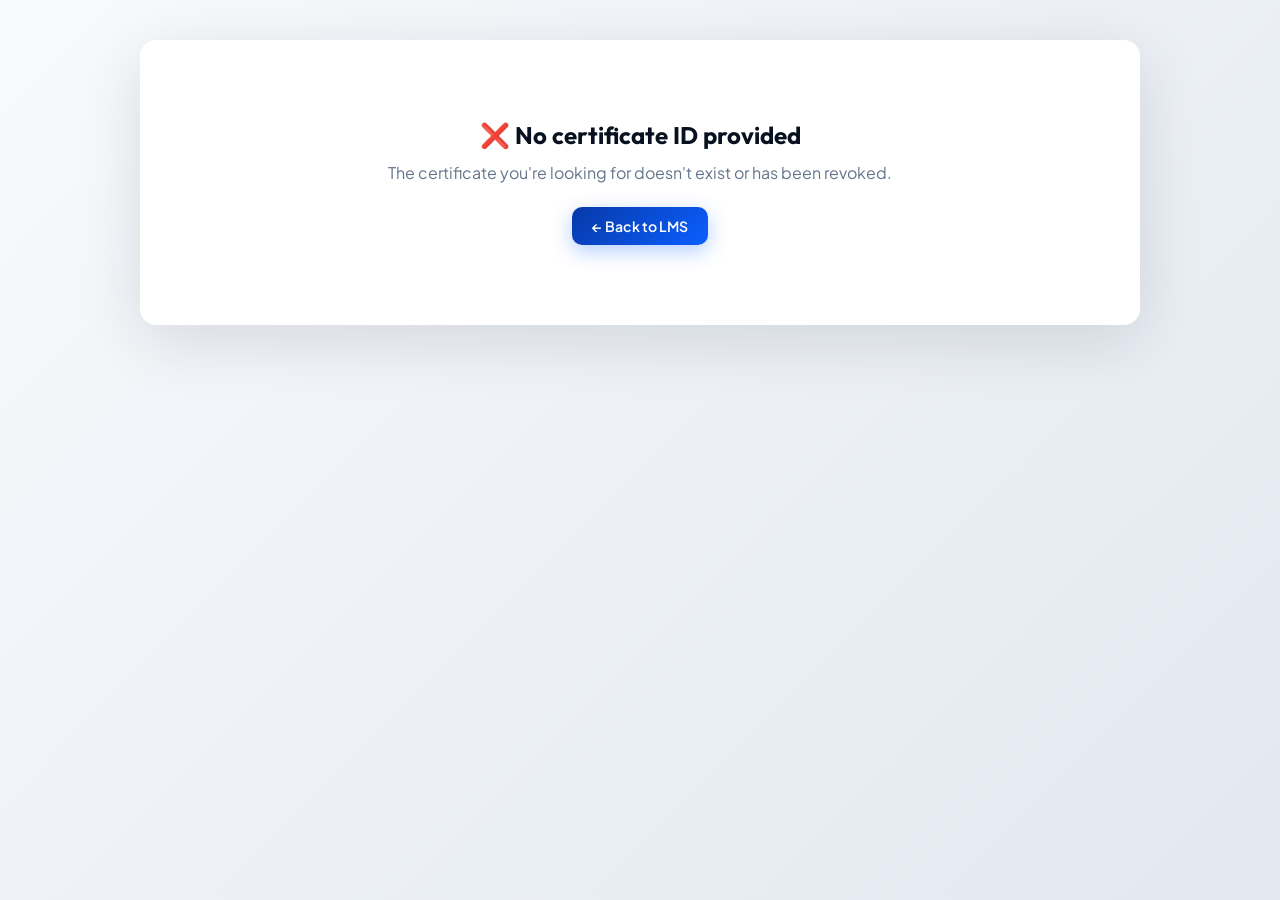
<file: certificate.html>
<!DOCTYPE html>
<html lang="en">
<head>
  <meta charset="UTF-8"/>
  <meta name="viewport" content="width=device-width, initial-scale=1.0"/>
  <title>Certificate — Athrexai</title>
  <link rel="preconnect" href="https://fonts.googleapis.com"/>
  <link rel="preconnect" href="https://fonts.gstatic.com" crossorigin/>
  <link href="https://fonts.googleapis.com/css2?family=Outfit:wght@400;500;600;700;800;900&family=Plus+Jakarta+Sans:wght@400;500;600;700;800&family=Playfair+Display:wght@400;500;600;700&display=swap" rel="stylesheet"/>
  <style>
    :root {
      --primary: #0b5fff;
      --primary-dark: #0739a8;
      --gold: #d4af37;
      --gold-light: #f4d03f;
      --ink: #07111f;
      --muted: #64748b;
    }

    * { box-sizing: border-box; margin: 0; padding: 0; }

    body {
      font-family: 'Plus Jakarta Sans', sans-serif;
      background: linear-gradient(135deg, #f8fafc 0%, #e2e8f0 100%);
      min-height: 100vh;
      padding: 40px 20px;
    }

    .cert-container {
      max-width: 1000px;
      margin: 0 auto;
    }

    .cert-actions-bar {
      display: flex;
      justify-content: space-between;
      align-items: center;
      margin-bottom: 24px;
      padding: 16px 24px;
      background: #fff;
      border-radius: 12px;
      box-shadow: 0 2px 12px rgba(7, 17, 31, 0.08);
    }

    .cert-actions-bar h1 {
      font-family: 'Outfit', sans-serif;
      font-size: 1.2rem;
      font-weight: 700;
      color: var(--ink);
    }

    .cert-actions-bar .actions {
      display: flex;
      gap: 12px;
    }

    .btn {
      padding: 10px 20px;
      border-radius: 10px;
      font-size: 0.88rem;
      font-weight: 600;
      cursor: pointer;
      font-family: inherit;
      transition: all 0.2s;
      text-decoration: none;
      display: inline-flex;
      align-items: center;
      gap: 8px;
    }

    .btn-primary {
      background: linear-gradient(135deg, var(--primary-dark), var(--primary));
      color: #fff;
      border: none;
      box-shadow: 0 6px 20px rgba(11, 95, 255, 0.3);
    }

    .btn-primary:hover {
      transform: translateY(-2px);
      box-shadow: 0 8px 26px rgba(11, 95, 255, 0.4);
    }

    .btn-secondary {
      background: #fff;
      color: var(--ink);
      border: 1px solid #e2e8f0;
    }

    .btn-secondary:hover {
      background: #f8fafc;
      border-color: #cbd5e1;
    }

    /* Certificate Design */
    .certificate {
      background: #fff;
      border-radius: 16px;
      box-shadow: 0 16px 64px rgba(7, 17, 31, 0.12);
      overflow: hidden;
      position: relative;
    }

    .cert-border {
      padding: 60px 80px;
      border: 3px solid var(--gold);
      margin: 20px;
      position: relative;
    }

    .cert-border::before {
      content: '';
      position: absolute;
      inset: 8px;
      border: 1px solid var(--gold-light);
      border-radius: 4px;
      pointer-events: none;
    }

    .cert-header {
      text-align: center;
      margin-bottom: 40px;
    }

    .cert-logo {
      font-family: 'Outfit', sans-serif;
      font-size: 1.8rem;
      font-weight: 800;
      color: var(--ink);
      margin-bottom: 24px;
    }

    .cert-logo span {
      color: var(--primary);
    }

    .cert-title {
      font-family: 'Playfair Display', serif;
      font-size: 3rem;
      font-weight: 700;
      color: var(--gold);
      text-transform: uppercase;
      letter-spacing: 8px;
      margin-bottom: 8px;
    }

    .cert-subtitle {
      font-size: 0.9rem;
      color: var(--muted);
      letter-spacing: 2px;
      text-transform: uppercase;
    }

    .cert-body {
      text-align: center;
      padding: 20px 0;
    }

    .cert-body p {
      font-size: 1.1rem;
      color: var(--muted);
      margin-bottom: 16px;
      line-height: 1.8;
    }

    .cert-recipient {
      font-family: 'Playfair Display', serif;
      font-size: 2.4rem;
      font-weight: 600;
      color: var(--ink);
      margin: 24px 0;
      padding-bottom: 12px;
      border-bottom: 2px solid var(--gold-light);
      display: inline-block;
    }

    .cert-course-name {
      font-family: 'Outfit', sans-serif;
      font-size: 1.5rem;
      font-weight: 700;
      color: var(--primary-dark);
      margin: 20px 0;
    }

    .cert-footer {
      display: flex;
      justify-content: space-between;
      align-items: flex-end;
      margin-top: 60px;
      padding-top: 40px;
    }

    .cert-signature {
      text-align: center;
      flex: 1;
    }

    .cert-signature-line {
      width: 180px;
      height: 1px;
      background: var(--ink);
      margin: 0 auto 8px;
    }

    .cert-signature-name {
      font-family: 'Outfit', sans-serif;
      font-weight: 700;
      font-size: 0.95rem;
      color: var(--ink);
      margin-bottom: 4px;
    }

    .cert-signature-title {
      font-size: 0.78rem;
      color: var(--muted);
    }

    .cert-seal {
      width: 100px;
      height: 100px;
      background: linear-gradient(135deg, var(--gold), var(--gold-light));
      border-radius: 50%;
      display: flex;
      align-items: center;
      justify-content: center;
      font-size: 2.5rem;
      box-shadow: 0 8px 32px rgba(212, 175, 55, 0.4);
    }

    .cert-meta {
      display: flex;
      justify-content: space-between;
      padding: 20px 40px;
      background: linear-gradient(135deg, rgba(11, 95, 255, 0.05), rgba(124, 58, 237, 0.05));
      border-top: 1px solid #e2e8f0;
    }

    .cert-meta-item {
      text-align: center;
    }

    .cert-meta-label {
      font-size: 0.72rem;
      font-weight: 700;
      text-transform: uppercase;
      letter-spacing: 1px;
      color: var(--muted);
      margin-bottom: 4px;
    }

    .cert-meta-value {
      font-size: 0.95rem;
      font-weight: 700;
      color: var(--ink);
      font-family: 'Fira Code', monospace;
    }

    /* Verify Section */
    .verify-section {
      margin-top: 24px;
      padding: 24px;
      background: #fff;
      border-radius: 12px;
      box-shadow: 0 2px 12px rgba(7, 17, 31, 0.08);
      text-align: center;
    }

    .verify-section h3 {
      font-family: 'Outfit', sans-serif;
      font-size: 1rem;
      font-weight: 700;
      color: var(--ink);
      margin-bottom: 8px;
    }

    .verify-section p {
      font-size: 0.88rem;
      color: var(--muted);
    }

    .verify-link {
      color: var(--primary);
      font-weight: 600;
      text-decoration: none;
    }

    .verify-link:hover {
      text-decoration: underline;
    }

    /* Error State */
    .error-state {
      text-align: center;
      padding: 80px 40px;
    }

    .error-state h2 {
      font-family: 'Outfit', sans-serif;
      font-size: 1.5rem;
      color: var(--ink);
      margin-bottom: 12px;
    }

    .error-state p {
      color: var(--muted);
      margin-bottom: 24px;
    }

    /* Print Styles */
    @media print {
      body {
        background: #fff;
        padding: 0;
      }

      .cert-actions-bar, .verify-section {
        display: none;
      }

      .certificate {
        box-shadow: none;
        border-radius: 0;
      }

      .cert-border {
        margin: 0;
        border-width: 2px;
      }
    }

    /* Responsive */
    @media (max-width: 768px) {
      .cert-border {
        padding: 40px 30px;
        margin: 12px;
      }

      .cert-title {
        font-size: 2rem;
        letter-spacing: 4px;
      }

      .cert-recipient {
        font-size: 1.8rem;
      }

      .cert-course-name {
        font-size: 1.2rem;
      }

      .cert-footer {
        flex-direction: column;
        gap: 32px;
      }

      .cert-actions-bar {
        flex-direction: column;
        gap: 16px;
        text-align: center;
      }
    }
  </style>
</head>
<body>
  <div class="cert-container">
    <div class="cert-actions-bar" id="actionsBar" style="display: none;">
      <h1>📜 Certificate of Completion</h1>
      <div class="actions">
        <button class="btn btn-secondary" onclick="printCertificate()">🖨️ Print</button>
        <button class="btn btn-primary" onclick="downloadPDF()">⬇️ Download PDF</button>
        <a href="lms.html" class="btn btn-secondary">← Back to LMS</a>
      </div>
    </div>

    <div id="certificateContent">
      <!-- Loaded dynamically -->
    </div>

    <div class="verify-section" id="verifySection" style="display: none;">
      <h3>🔗 Verify This Certificate</h3>
      <p>
        Anyone can verify this certificate at:<br/>
        <a class="verify-link" id="verifyUrl" href="#" target="_blank"></a>
      </p>
    </div>
  </div>

  <script>
    const params = new URLSearchParams(window.location.search);
    const certId = params.get('id');

    async function loadCertificate() {
      if (!certId) {
        showError('No certificate ID provided');
        return;
      }

      try {
        const res = await fetch(`/api/certificates/${certId}`);
        if (!res.ok) {
          showError('Certificate not found');
          return;
        }

        const cert = await res.json();
        renderCertificate(cert);
      } catch (e) {
        console.error('Error loading certificate:', e);
        showError('Failed to load certificate');
      }
    }

    function renderCertificate(cert) {
      document.getElementById('actionsBar').style.display = 'flex';
      document.getElementById('verifySection').style.display = 'block';
      document.getElementById('verifyUrl').href = `${window.location.origin}/certificate.html?id=${cert.certificate_id}`;
      document.getElementById('verifyUrl').textContent = `${window.location.origin}/certificate.html?id=${cert.certificate_id}`;

      document.getElementById('certificateContent').innerHTML = `
        <div class="certificate" id="certPaper">
          <div class="cert-border">
            <div class="cert-header">
              <div class="cert-logo">Athrex<span>ai</span></div>
              <div class="cert-title">Certificate</div>
              <div class="cert-subtitle">of Completion</div>
            </div>

            <div class="cert-body">
              <p>This is to certify that</p>
              <div class="cert-recipient">${cert.user_name}</div>
              <p>has successfully completed the course</p>
              <div class="cert-course-name">${cert.course_name}</div>
              <p>demonstrating proficiency and commitment to excellence in their learning journey.</p>
            </div>

            <div class="cert-footer">
              <div class="cert-signature">
                <div class="cert-signature-line"></div>
                <div class="cert-signature-name">${cert.instructor || 'Athrexai Team'}</div>
                <div class="cert-signature-title">Course Instructor</div>
              </div>

              <div class="cert-seal">🏆</div>

              <div class="cert-signature">
                <div class="cert-signature-line"></div>
                <div class="cert-signature-name">Dr. Arjun Nair</div>
                <div class="cert-signature-title">Director, Athrexai</div>
              </div>
            </div>
          </div>

          <div class="cert-meta">
            <div class="cert-meta-item">
              <div class="cert-meta-label">Certificate ID</div>
              <div class="cert-meta-value">${cert.certificate_id}</div>
            </div>
            <div class="cert-meta-item">
              <div class="cert-meta-label">Issue Date</div>
              <div class="cert-meta-value">${cert.issued_at}</div>
            </div>
            <div class="cert-meta-item">
              <div class="cert-meta-label">Valid</div>
              <div class="cert-meta-value" style="color: #10b981;">✓ Verified</div>
            </div>
          </div>
        </div>
      `;
    }

    function showError(message) {
      document.getElementById('certificateContent').innerHTML = `
        <div class="certificate">
          <div class="error-state">
            <h2>❌ ${message}</h2>
            <p>The certificate you're looking for doesn't exist or has been revoked.</p>
            <a href="lms.html" class="btn btn-primary">← Back to LMS</a>
          </div>
        </div>
      `;
    }

    function printCertificate() {
      window.print();
    }

    function downloadPDF() {
      // Use browser print to PDF
      window.print();
    }

    // Load on page ready
    loadCertificate();
  </script>
</body>
</html>
</file>
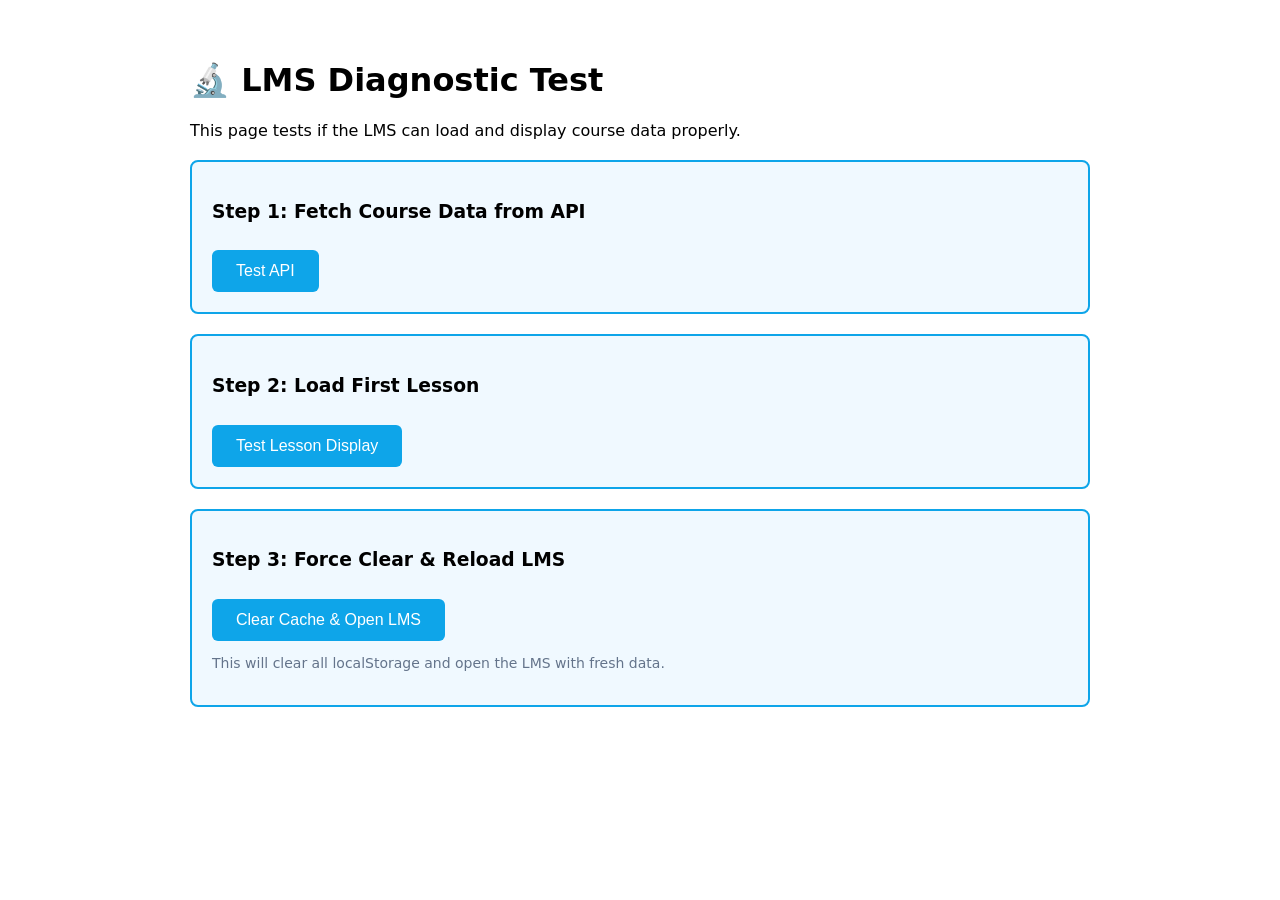
<file: lms-test.html>
<!DOCTYPE html>
<html>
<head>
    <title>LMS Diagnostic Test</title>
    <style>
        body { font-family: system-ui; padding: 40px; max-width: 900px; margin: 0 auto; }
        .test { background: #f0f9ff; border: 2px solid #0ea5e9; padding: 20px; margin: 20px 0; border-radius: 8px; }
        .success { background: #dcfce7; border-color: #10b981; }
        .error { background: #fee2e2; border-color: #ef4444; }
        pre { background: #1e293b; color: #e2e8f0; padding: 15px; border-radius: 6px; overflow-x: auto; }
        button { background: #0ea5e9; color: white; border: none; padding: 12px 24px; border-radius: 6px; cursor: pointer; font-size: 16px; margin: 10px 5px 0 0; }
        button:hover { background: #0284c7; }
    </style>
</head>
<body>
    <h1>🔬 LMS Diagnostic Test</h1>
    <p>This page tests if the LMS can load and display course data properly.</p>
    
    <div class="test">
        <h3>Step 1: Fetch Course Data from API</h3>
        <button onclick="testAPI()">Test API</button>
        <div id="api-result"></div>
    </div>
    
    <div class="test">
        <h3>Step 2: Load First Lesson</h3>
        <button onclick="testLesson()">Test Lesson Display</button>
        <div id="lesson-result"></div>
    </div>
    
    <div class="test">
        <h3>Step 3: Force Clear & Reload LMS</h3>
        <button onclick="clearAndReload()">Clear Cache & Open LMS</button>
        <p style="color: #64748b; font-size: 14px;">This will clear all localStorage and open the LMS with fresh data.</p>
    </div>

    <script>
        async function testAPI() {
            const result = document.getElementById('api-result');
            result.innerHTML = '<p>⏳ Fetching from API...</p>';
            
            try {
                const res = await fetch('http://127.0.0.1:5001/api/lms');
                if (!res.ok) {
                    throw new Error(`HTTP ${res.status}: ${res.statusText}`);
                }
                
                const data = await res.json();
                const course = data['2'];
                
                if (!course) {
                    result.innerHTML = '<p class="error">❌ Course ID "2" not found in API response</p>';
                    return;
                }
                
                const topic = course.topics[0];
                const lesson = topic.lessons[0];
                
                result.innerHTML = `
                    <p style="color: #10b981; font-weight: bold;">✅ API Working!</p>
                    <pre>${JSON.stringify({
                        courseName: course.name,
                        topics: course.topics.length,
                        firstTopic: topic.title,
                        firstLesson: lesson.title,
                        hasContent: !!lesson.content,
                        contentLength: lesson.content?.length || 0,
                        hasVideo: !!lesson.video,
                        videoId: lesson.video
                    }, null, 2)}</pre>
                `;
            } catch (err) {
                result.innerHTML = `<p class="error">❌ Error: ${err.message}</p>`;
            }
        }
        
        async function testLesson() {
            const result = document.getElementById('lesson-result');
            result.innerHTML = '<p>⏳ Loading lesson data...</p>';
            
            try {
                const res = await fetch('http://127.0.0.1:5001/api/lms');
                const data = await res.json();
                const course = data['2'];
                const lesson = course.topics[0].lessons[0];
                
                result.innerHTML = `
                    <p style="color: #10b981; font-weight: bold;">✅ Lesson Data Loaded!</p>
                    <h4 style="margin-top: 20px;">${lesson.title}</h4>
                    <div style="background: white; padding: 20px; border-radius: 6px; margin-top: 15px;">
                        ${lesson.content}
                    </div>
                    ${lesson.video ? `
                        <div style="margin-top: 20px;">
                            <h4>📹 Video Player</h4>
                            <iframe width="560" height="315" 
                                src="https://www.youtube.com/embed/${lesson.video}" 
                                frameborder="0" 
                                allow="accelerometer; autoplay; clipboard-write; encrypted-media; gyroscope; picture-in-picture" 
                                allowfullscreen>
                            </iframe>
                        </div>
                    ` : ''}
                `;
            } catch (err) {
                result.innerHTML = `<p class="error">❌ Error: ${err.message}</p>`;
            }
        }
        
        function clearAndReload() {
            if (confirm('This will clear all LMS data from localStorage and open a fresh LMS page. Continue?')) {
                localStorage.clear();
                sessionStorage.clear();
                window.open('http://127.0.0.1:8000/lms.html?course=Generative%20AI%20with%20Agents&cid=2&user=Test&t=' + Date.now(), '_blank');
            }
        }
    </script>
</body>
</html>
</file>
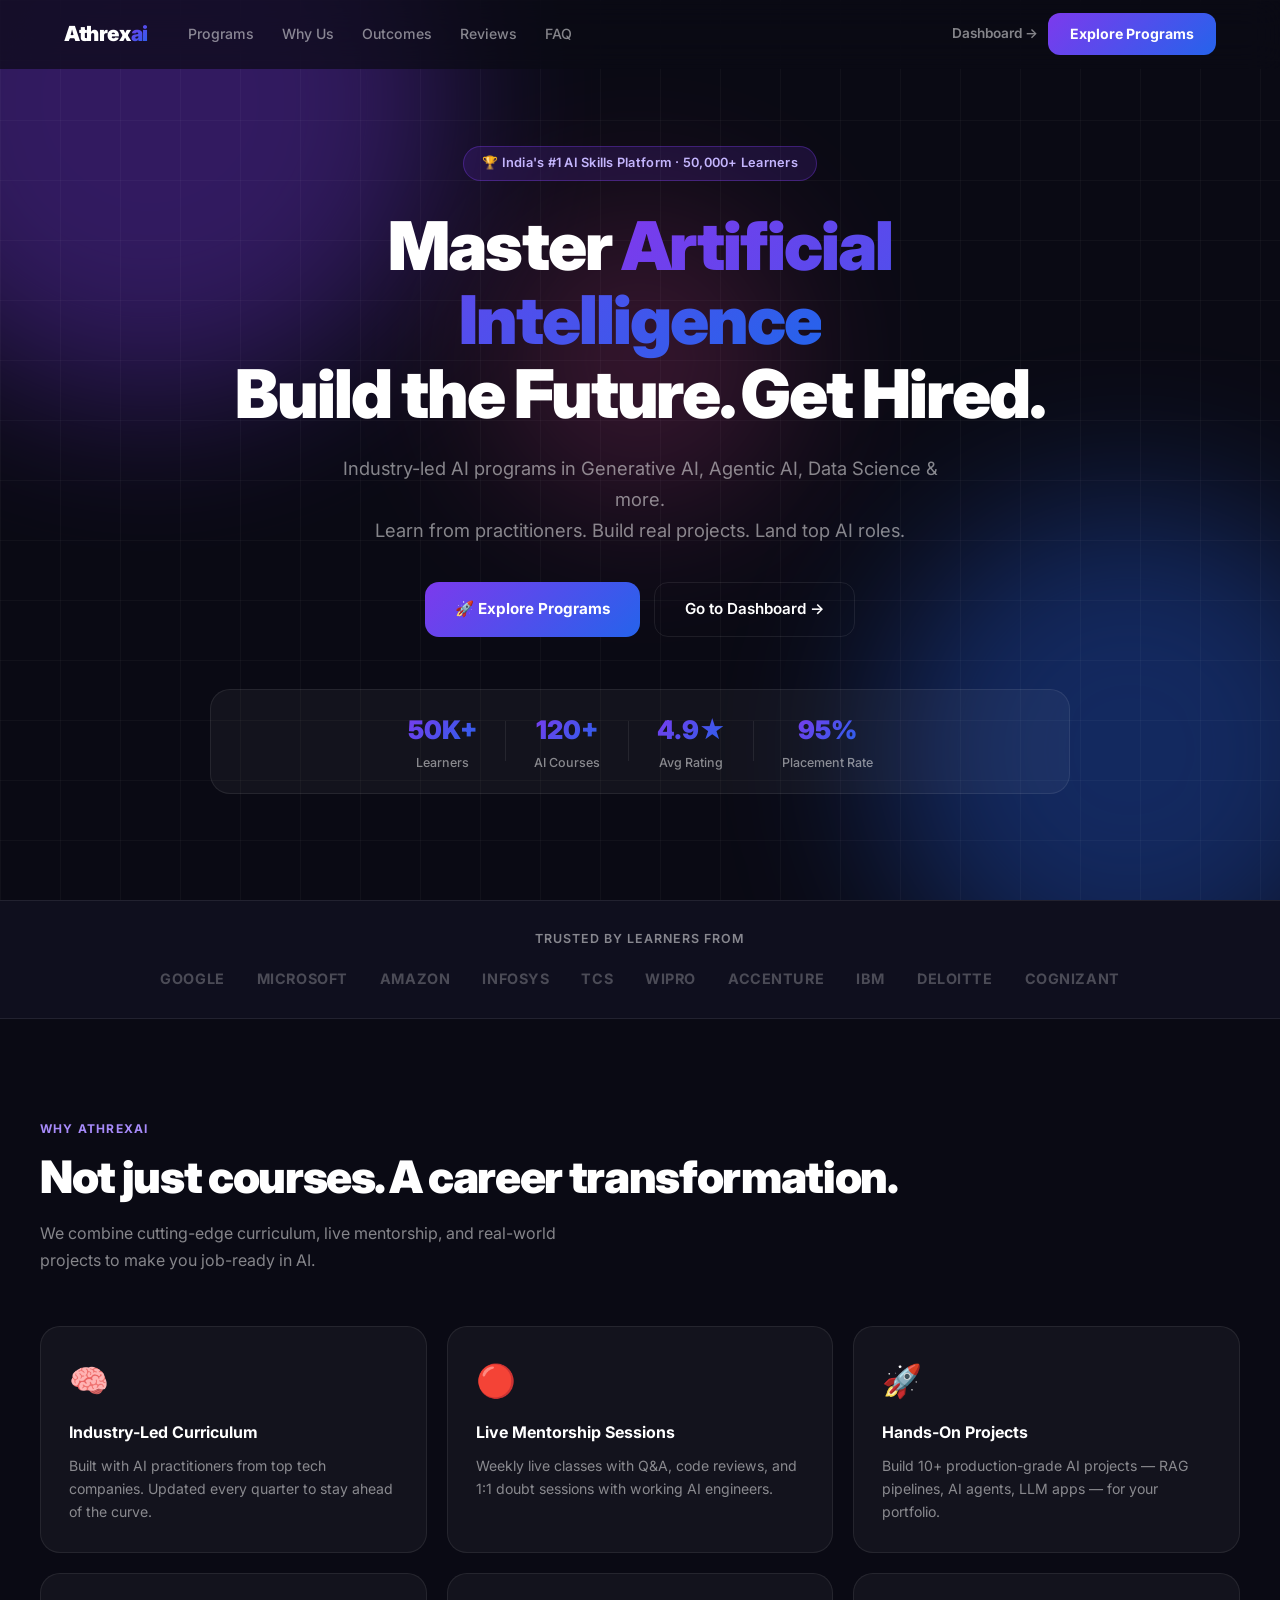
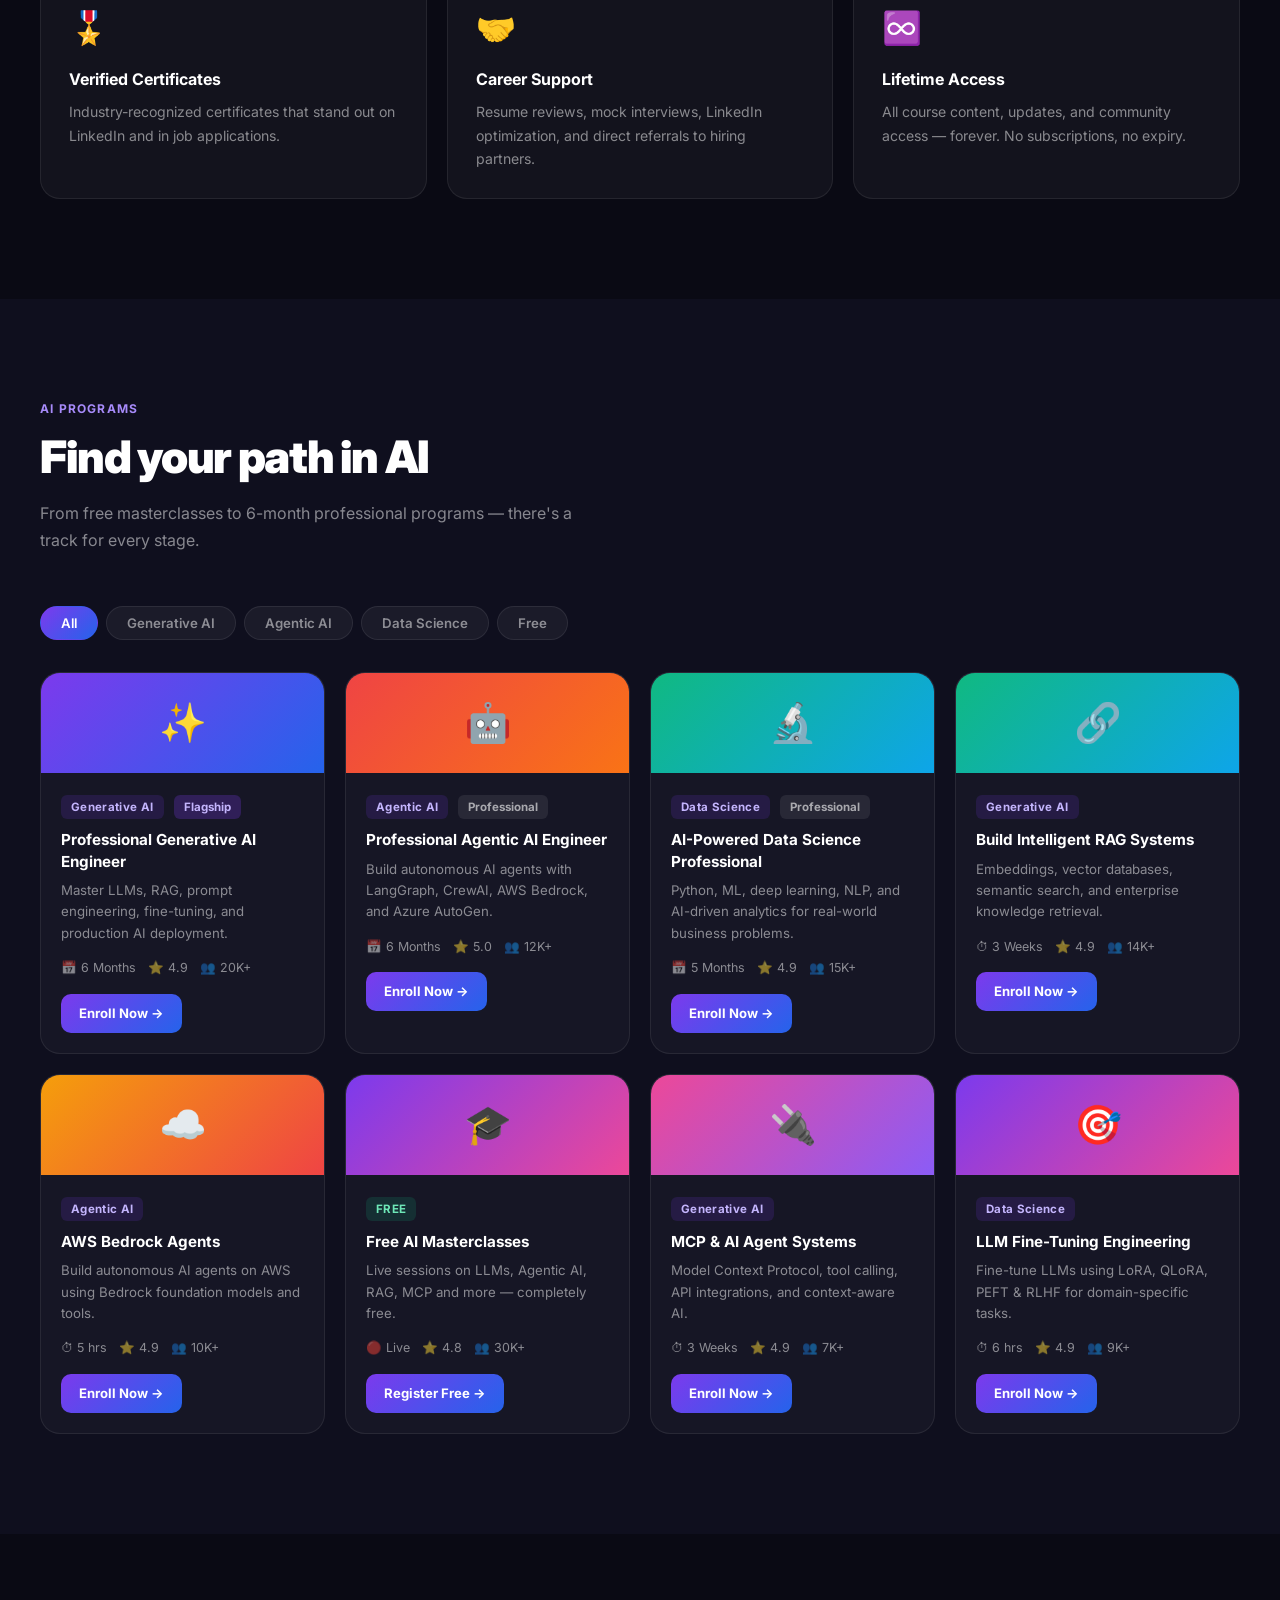
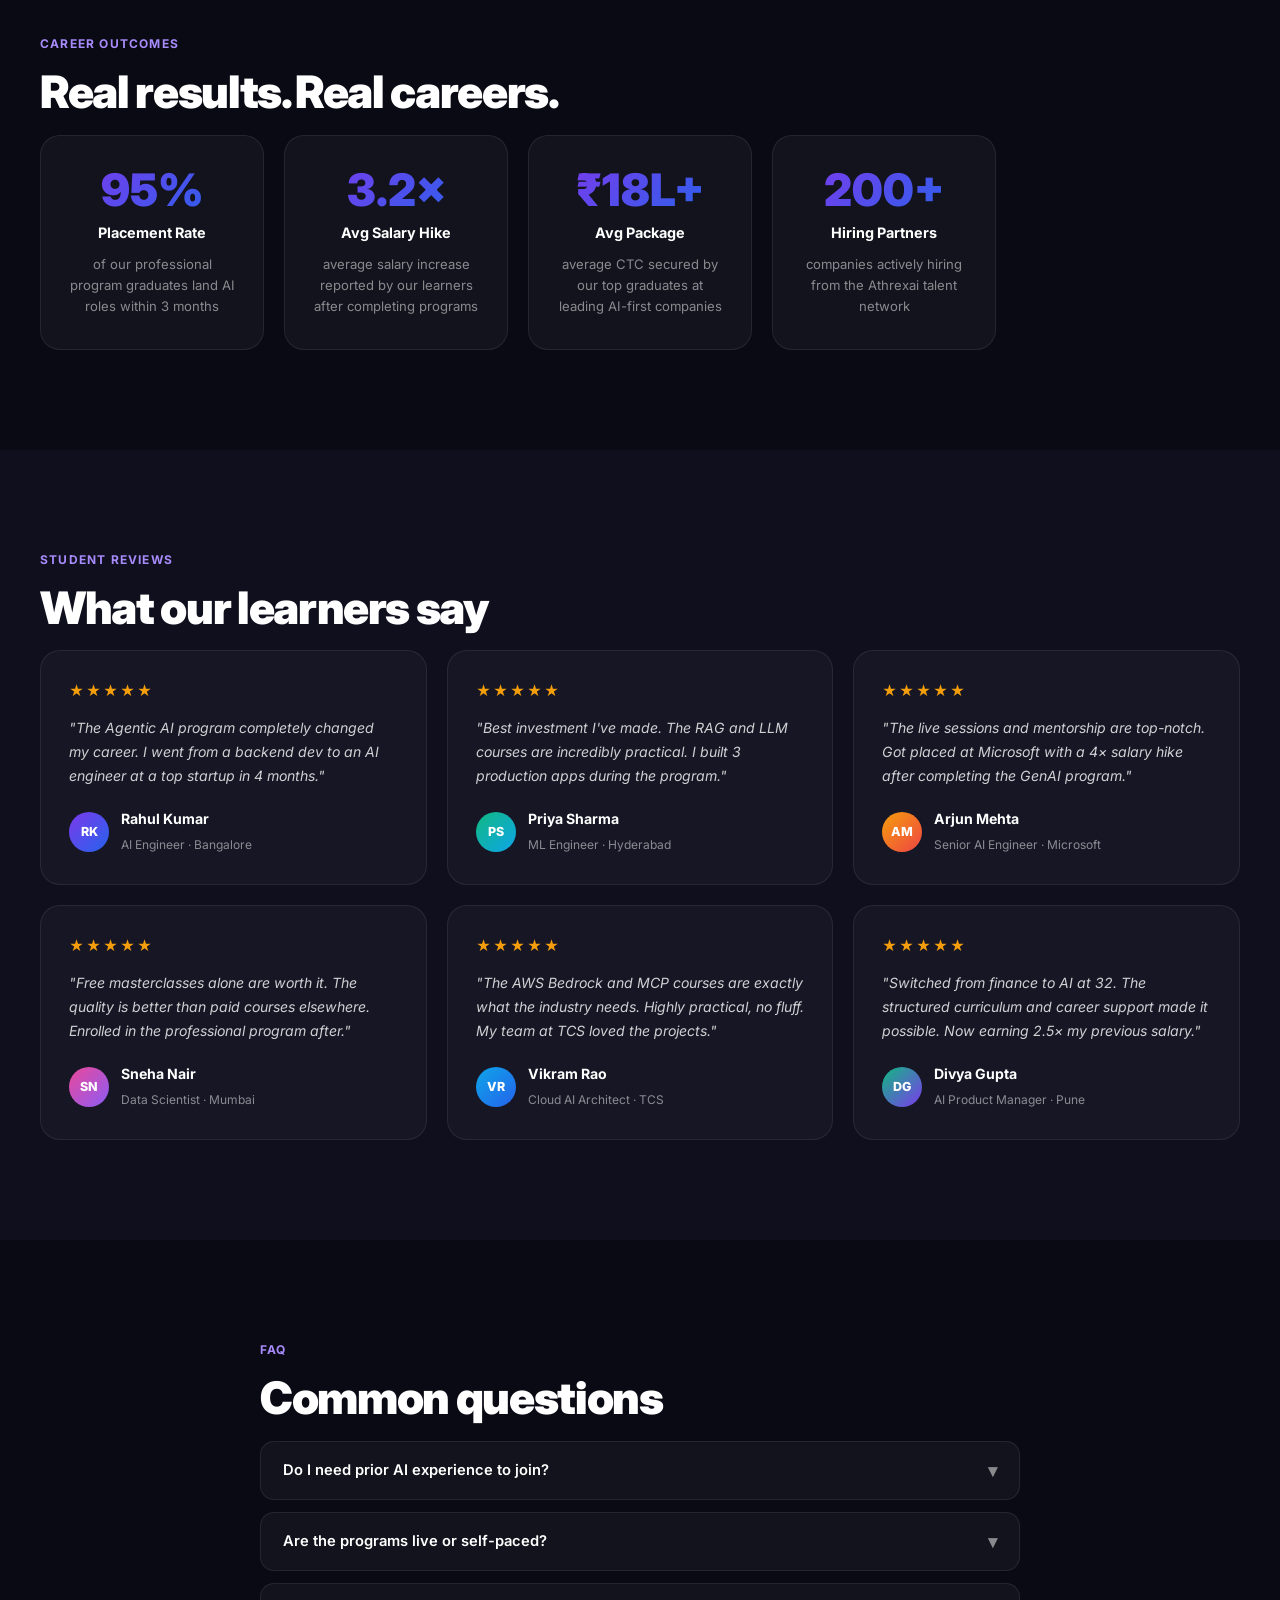
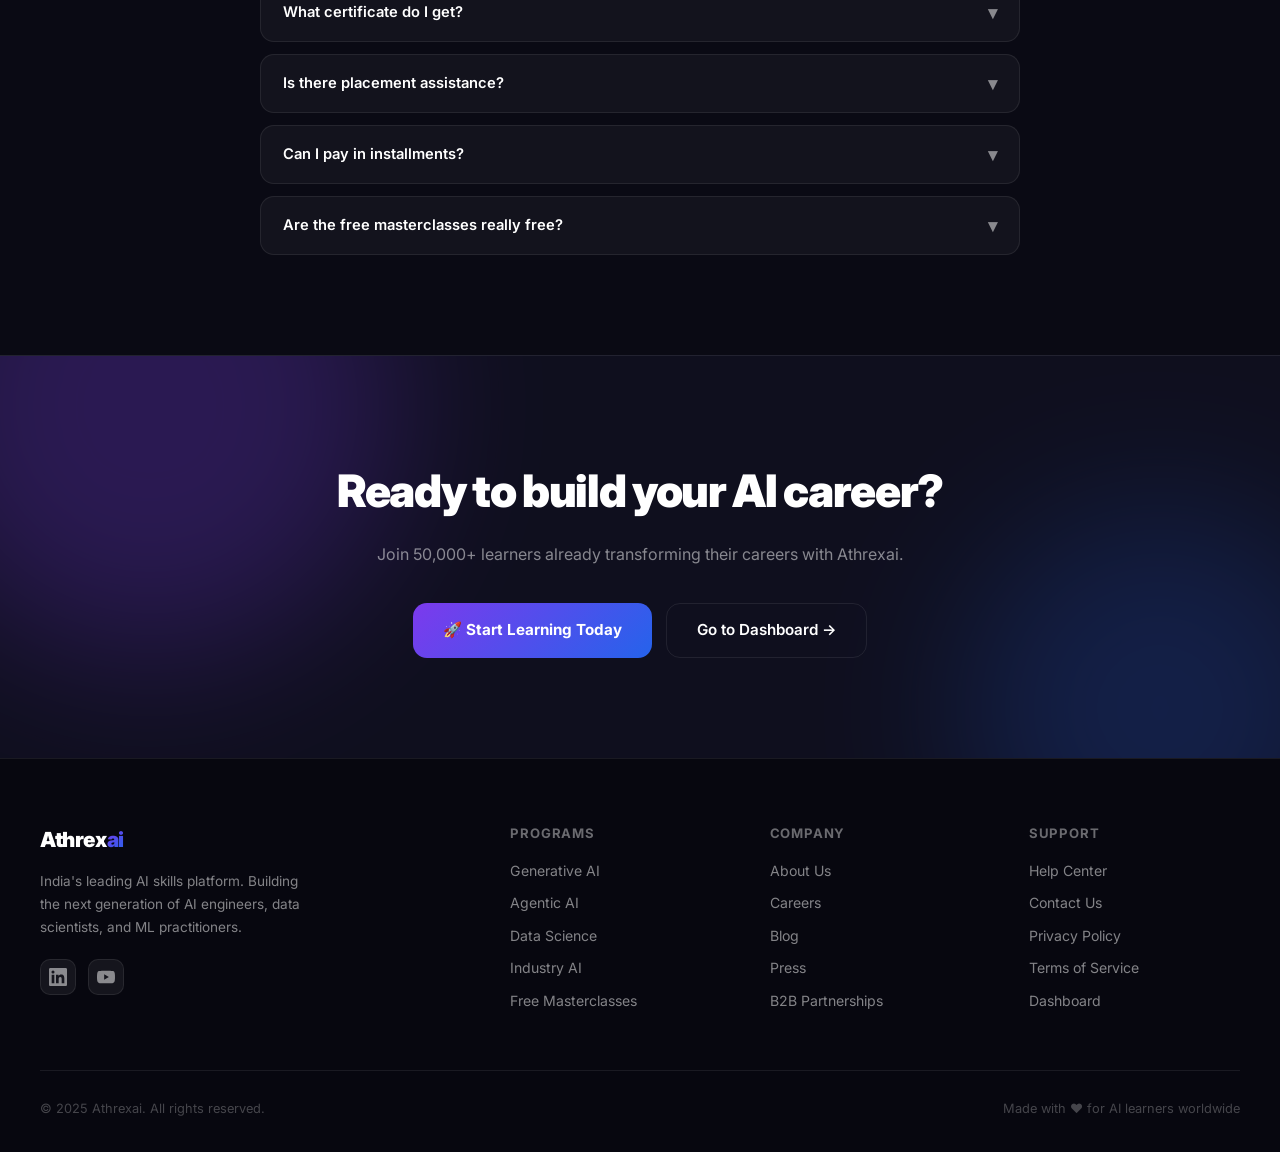
<file: website.html>
<!DOCTYPE html>
<html lang="en">
<head>
  <meta charset="UTF-8"/>
  <meta name="viewport" content="width=device-width, initial-scale=1.0"/>
  <title>Athrexai — #1 AI Skills Platform</title>
  <link href="https://fonts.googleapis.com/css2?family=Inter:wght@400;500;600;700;800;900&display=swap" rel="stylesheet"/>
  <link rel="stylesheet" href="website.css"/>
</head>
<body>

  <!-- NAV -->
  <nav class="ws-nav">
    <div class="ws-nav-inner">
      <div class="ws-logo">Athrex<span>ai</span></div>
      <div class="ws-nav-links">
        <a href="#programs">Programs</a>
        <a href="#why">Why Us</a>
        <a href="#outcomes">Outcomes</a>
        <a href="#testimonials">Reviews</a>
        <a href="#faq">FAQ</a>
      </div>
      <div class="ws-nav-cta">
        <a href="/" class="ws-btn-ghost">Dashboard →</a>
        <a href="#programs" class="ws-btn-primary">Explore Programs</a>
      </div>
    </div>
  </nav>

  <!-- HERO -->
  <section class="ws-hero">
    <div class="ws-hero-bg">
      <div class="ws-orb ws-orb-1"></div>
      <div class="ws-orb ws-orb-2"></div>
      <div class="ws-orb ws-orb-3"></div>
      <div class="ws-grid-lines"></div>
    </div>
    <div class="ws-hero-inner">
      <div class="ws-hero-badge">🏆 India's #1 AI Skills Platform · 50,000+ Learners</div>
      <h1 class="ws-hero-title">
        Master <span class="ws-grad">Artificial Intelligence</span><br/>
        Build the Future. Get Hired.
      </h1>
      <p class="ws-hero-sub">
        Industry-led AI programs in Generative AI, Agentic AI, Data Science & more.<br/>
        Learn from practitioners. Build real projects. Land top AI roles.
      </p>
      <div class="ws-hero-actions">
        <a href="#programs" class="ws-btn-primary ws-btn-lg">🚀 Explore Programs</a>
        <a href="/" class="ws-btn-outline ws-btn-lg">Go to Dashboard →</a>
      </div>
      <div class="ws-hero-stats">
        <div class="ws-hstat"><strong>50K+</strong><span>Learners</span></div>
        <div class="ws-hstat-div"></div>
        <div class="ws-hstat"><strong>120+</strong><span>AI Courses</span></div>
        <div class="ws-hstat-div"></div>
        <div class="ws-hstat"><strong>4.9★</strong><span>Avg Rating</span></div>
        <div class="ws-hstat-div"></div>
        <div class="ws-hstat"><strong>95%</strong><span>Placement Rate</span></div>
      </div>
    </div>
  </section>

  <!-- TRUSTED BY -->
  <section class="ws-trusted">
    <p class="ws-trusted-label">Trusted by learners from</p>
    <div class="ws-trusted-logos">
      <span>Google</span><span>Microsoft</span><span>Amazon</span><span>Infosys</span>
      <span>TCS</span><span>Wipro</span><span>Accenture</span><span>IBM</span>
      <span>Deloitte</span><span>Cognizant</span>
    </div>
  </section>

  <!-- WHY ATHREXAI -->
  <section class="ws-section" id="why">
    <div class="ws-section-inner">
      <div class="ws-section-label">Why Athrexai</div>
      <h2 class="ws-section-title">Not just courses. A career transformation.</h2>
      <p class="ws-section-sub">We combine cutting-edge curriculum, live mentorship, and real-world projects to make you job-ready in AI.</p>
      <div class="ws-why-grid">
        <div class="ws-why-card">
          <div class="ws-why-icon">🧠</div>
          <h3>Industry-Led Curriculum</h3>
          <p>Built with AI practitioners from top tech companies. Updated every quarter to stay ahead of the curve.</p>
        </div>
        <div class="ws-why-card">
          <div class="ws-why-icon">🔴</div>
          <h3>Live Mentorship Sessions</h3>
          <p>Weekly live classes with Q&A, code reviews, and 1:1 doubt sessions with working AI engineers.</p>
        </div>
        <div class="ws-why-card">
          <div class="ws-why-icon">🚀</div>
          <h3>Hands-On Projects</h3>
          <p>Build 10+ production-grade AI projects — RAG pipelines, AI agents, LLM apps — for your portfolio.</p>
        </div>
        <div class="ws-why-card">
          <div class="ws-why-icon">🎖️</div>
          <h3>Verified Certificates</h3>
          <p>Industry-recognized certificates that stand out on LinkedIn and in job applications.</p>
        </div>
        <div class="ws-why-card">
          <div class="ws-why-icon">🤝</div>
          <h3>Career Support</h3>
          <p>Resume reviews, mock interviews, LinkedIn optimization, and direct referrals to hiring partners.</p>
        </div>
        <div class="ws-why-card">
          <div class="ws-why-icon">♾️</div>
          <h3>Lifetime Access</h3>
          <p>All course content, updates, and community access — forever. No subscriptions, no expiry.</p>
        </div>
      </div>
    </div>
  </section>

  <!-- PROGRAMS -->
  <section class="ws-section ws-section-dark" id="programs">
    <div class="ws-section-inner">
      <div class="ws-section-label">AI Programs</div>
      <h2 class="ws-section-title">Find your path in AI</h2>
      <p class="ws-section-sub">From free masterclasses to 6-month professional programs — there's a track for every stage.</p>

      <div class="ws-prog-tabs">
        <button class="ws-prog-tab active" onclick="filterProg(this,'all')">All</button>
        <button class="ws-prog-tab" onclick="filterProg(this,'genai')">Generative AI</button>
        <button class="ws-prog-tab" onclick="filterProg(this,'agentic')">Agentic AI</button>
        <button class="ws-prog-tab" onclick="filterProg(this,'data')">Data Science</button>
        <button class="ws-prog-tab" onclick="filterProg(this,'free')">Free</button>
      </div>

      <div class="ws-prog-grid" id="wsProgGrid">

        <div class="ws-prog-card" data-cat="genai">
          <div class="ws-prog-thumb" style="background:linear-gradient(135deg,#7c3aed,#2563eb)">✨</div>
          <div class="ws-prog-body">
            <span class="ws-prog-tag">Generative AI</span>
            <span class="ws-prog-badge flagship">Flagship</span>
            <h3>Professional Generative AI Engineer</h3>
            <p>Master LLMs, RAG, prompt engineering, fine-tuning, and production AI deployment.</p>
            <div class="ws-prog-meta"><span>📅 6 Months</span><span>⭐ 4.9</span><span>👥 20K+</span></div>
            <a href="/" class="ws-btn-enroll">Enroll Now →</a>
          </div>
        </div>

        <div class="ws-prog-card" data-cat="agentic">
          <div class="ws-prog-thumb" style="background:linear-gradient(135deg,#ef4444,#f97316)">🤖</div>
          <div class="ws-prog-body">
            <span class="ws-prog-tag">Agentic AI</span>
            <span class="ws-prog-badge">Professional</span>
            <h3>Professional Agentic AI Engineer</h3>
            <p>Build autonomous AI agents with LangGraph, CrewAI, AWS Bedrock, and Azure AutoGen.</p>
            <div class="ws-prog-meta"><span>📅 6 Months</span><span>⭐ 5.0</span><span>👥 12K+</span></div>
            <a href="/" class="ws-btn-enroll">Enroll Now →</a>
          </div>
        </div>

        <div class="ws-prog-card" data-cat="data">
          <div class="ws-prog-thumb" style="background:linear-gradient(135deg,#10b981,#0ea5e9)">🔬</div>
          <div class="ws-prog-body">
            <span class="ws-prog-tag">Data Science</span>
            <span class="ws-prog-badge">Professional</span>
            <h3>AI-Powered Data Science Professional</h3>
            <p>Python, ML, deep learning, NLP, and AI-driven analytics for real-world business problems.</p>
            <div class="ws-prog-meta"><span>📅 5 Months</span><span>⭐ 4.9</span><span>👥 15K+</span></div>
            <a href="/" class="ws-btn-enroll">Enroll Now →</a>
          </div>
        </div>

        <div class="ws-prog-card" data-cat="genai">
          <div class="ws-prog-thumb" style="background:linear-gradient(135deg,#10b981,#0ea5e9)">🔗</div>
          <div class="ws-prog-body">
            <span class="ws-prog-tag">Generative AI</span>
            <h3>Build Intelligent RAG Systems</h3>
            <p>Embeddings, vector databases, semantic search, and enterprise knowledge retrieval.</p>
            <div class="ws-prog-meta"><span>⏱ 3 Weeks</span><span>⭐ 4.9</span><span>👥 14K+</span></div>
            <a href="/" class="ws-btn-enroll">Enroll Now →</a>
          </div>
        </div>

        <div class="ws-prog-card" data-cat="agentic">
          <div class="ws-prog-thumb" style="background:linear-gradient(135deg,#f59e0b,#ef4444)">☁️</div>
          <div class="ws-prog-body">
            <span class="ws-prog-tag">Agentic AI</span>
            <h3>AWS Bedrock Agents</h3>
            <p>Build autonomous AI agents on AWS using Bedrock foundation models and tools.</p>
            <div class="ws-prog-meta"><span>⏱ 5 hrs</span><span>⭐ 4.9</span><span>👥 10K+</span></div>
            <a href="/" class="ws-btn-enroll">Enroll Now →</a>
          </div>
        </div>

        <div class="ws-prog-card" data-cat="free">
          <div class="ws-prog-thumb" style="background:linear-gradient(135deg,#7c3aed,#ec4899)">🎓</div>
          <div class="ws-prog-body">
            <span class="ws-prog-tag free-tag">FREE</span>
            <h3>Free AI Masterclasses</h3>
            <p>Live sessions on LLMs, Agentic AI, RAG, MCP and more — completely free.</p>
            <div class="ws-prog-meta"><span>🔴 Live</span><span>⭐ 4.8</span><span>👥 30K+</span></div>
            <a href="/" class="ws-btn-enroll">Register Free →</a>
          </div>
        </div>

        <div class="ws-prog-card" data-cat="genai">
          <div class="ws-prog-thumb" style="background:linear-gradient(135deg,#ec4899,#8b5cf6)">🔌</div>
          <div class="ws-prog-body">
            <span class="ws-prog-tag">Generative AI</span>
            <h3>MCP & AI Agent Systems</h3>
            <p>Model Context Protocol, tool calling, API integrations, and context-aware AI.</p>
            <div class="ws-prog-meta"><span>⏱ 3 Weeks</span><span>⭐ 4.9</span><span>👥 7K+</span></div>
            <a href="/" class="ws-btn-enroll">Enroll Now →</a>
          </div>
        </div>

        <div class="ws-prog-card" data-cat="data">
          <div class="ws-prog-thumb" style="background:linear-gradient(135deg,#7c3aed,#ec4899)">🎯</div>
          <div class="ws-prog-body">
            <span class="ws-prog-tag">Data Science</span>
            <h3>LLM Fine-Tuning Engineering</h3>
            <p>Fine-tune LLMs using LoRA, QLoRA, PEFT & RLHF for domain-specific tasks.</p>
            <div class="ws-prog-meta"><span>⏱ 6 hrs</span><span>⭐ 4.9</span><span>👥 9K+</span></div>
            <a href="/" class="ws-btn-enroll">Enroll Now →</a>
          </div>
        </div>

      </div>
    </div>
  </section>

  <!-- OUTCOMES -->
  <section class="ws-section" id="outcomes">
    <div class="ws-section-inner">
      <div class="ws-section-label">Career Outcomes</div>
      <h2 class="ws-section-title">Real results. Real careers.</h2>
      <div class="ws-outcomes-grid">
        <div class="ws-outcome-card">
          <div class="ws-outcome-num">95%</div>
          <div class="ws-outcome-label">Placement Rate</div>
          <p>of our professional program graduates land AI roles within 3 months</p>
        </div>
        <div class="ws-outcome-card">
          <div class="ws-outcome-num">3.2×</div>
          <div class="ws-outcome-label">Avg Salary Hike</div>
          <p>average salary increase reported by our learners after completing programs</p>
        </div>
        <div class="ws-outcome-card">
          <div class="ws-outcome-num">₹18L+</div>
          <div class="ws-outcome-label">Avg Package</div>
          <p>average CTC secured by our top graduates at leading AI-first companies</p>
        </div>
        <div class="ws-outcome-card">
          <div class="ws-outcome-num">200+</div>
          <div class="ws-outcome-label">Hiring Partners</div>
          <p>companies actively hiring from the Athrexai talent network</p>
        </div>
      </div>
    </div>
  </section>

  <!-- TESTIMONIALS -->
  <section class="ws-section ws-section-dark" id="testimonials">
    <div class="ws-section-inner">
      <div class="ws-section-label">Student Reviews</div>
      <h2 class="ws-section-title">What our learners say</h2>
      <div class="ws-testi-grid">

        <div class="ws-testi-card">
          <div class="ws-testi-stars">★★★★★</div>
          <p>"The Agentic AI program completely changed my career. I went from a backend dev to an AI engineer at a top startup in 4 months."</p>
          <div class="ws-testi-author">
            <div class="ws-testi-avatar" style="background:linear-gradient(135deg,#7c3aed,#2563eb)">RK</div>
            <div><strong>Rahul Kumar</strong><span>AI Engineer · Bangalore</span></div>
          </div>
        </div>

        <div class="ws-testi-card">
          <div class="ws-testi-stars">★★★★★</div>
          <p>"Best investment I've made. The RAG and LLM courses are incredibly practical. I built 3 production apps during the program."</p>
          <div class="ws-testi-author">
            <div class="ws-testi-avatar" style="background:linear-gradient(135deg,#10b981,#0ea5e9)">PS</div>
            <div><strong>Priya Sharma</strong><span>ML Engineer · Hyderabad</span></div>
          </div>
        </div>

        <div class="ws-testi-card">
          <div class="ws-testi-stars">★★★★★</div>
          <p>"The live sessions and mentorship are top-notch. Got placed at Microsoft with a 4× salary hike after completing the GenAI program."</p>
          <div class="ws-testi-author">
            <div class="ws-testi-avatar" style="background:linear-gradient(135deg,#f59e0b,#ef4444)">AM</div>
            <div><strong>Arjun Mehta</strong><span>Senior AI Engineer · Microsoft</span></div>
          </div>
        </div>

        <div class="ws-testi-card">
          <div class="ws-testi-stars">★★★★★</div>
          <p>"Free masterclasses alone are worth it. The quality is better than paid courses elsewhere. Enrolled in the professional program after."</p>
          <div class="ws-testi-author">
            <div class="ws-testi-avatar" style="background:linear-gradient(135deg,#ec4899,#8b5cf6)">SN</div>
            <div><strong>Sneha Nair</strong><span>Data Scientist · Mumbai</span></div>
          </div>
        </div>

        <div class="ws-testi-card">
          <div class="ws-testi-stars">★★★★★</div>
          <p>"The AWS Bedrock and MCP courses are exactly what the industry needs. Highly practical, no fluff. My team at TCS loved the projects."</p>
          <div class="ws-testi-author">
            <div class="ws-testi-avatar" style="background:linear-gradient(135deg,#0ea5e9,#2563eb)">VR</div>
            <div><strong>Vikram Rao</strong><span>Cloud AI Architect · TCS</span></div>
          </div>
        </div>

        <div class="ws-testi-card">
          <div class="ws-testi-stars">★★★★★</div>
          <p>"Switched from finance to AI at 32. The structured curriculum and career support made it possible. Now earning 2.5× my previous salary."</p>
          <div class="ws-testi-author">
            <div class="ws-testi-avatar" style="background:linear-gradient(135deg,#10b981,#7c3aed)">DG</div>
            <div><strong>Divya Gupta</strong><span>AI Product Manager · Pune</span></div>
          </div>
        </div>

      </div>
    </div>
  </section>

  <!-- FAQ -->
  <section class="ws-section" id="faq">
    <div class="ws-section-inner ws-faq-inner">
      <div class="ws-section-label">FAQ</div>
      <h2 class="ws-section-title">Common questions</h2>
      <div class="ws-faq-list">
        <div class="ws-faq-item">
          <button class="ws-faq-q" onclick="toggleFaq(this)">
            Do I need prior AI experience to join? <span class="ws-faq-arrow">▾</span>
          </button>
          <div class="ws-faq-a">No. Our programs are designed for all levels — from complete beginners to experienced developers. Each track has a recommended prerequisite guide.</div>
        </div>
        <div class="ws-faq-item">
          <button class="ws-faq-q" onclick="toggleFaq(this)">
            Are the programs live or self-paced? <span class="ws-faq-arrow">▾</span>
          </button>
          <div class="ws-faq-a">Both. Professional programs include weekly live sessions + recorded content you can revisit anytime. Short courses are fully self-paced with lifetime access.</div>
        </div>
        <div class="ws-faq-item">
          <button class="ws-faq-q" onclick="toggleFaq(this)">
            What certificate do I get? <span class="ws-faq-arrow">▾</span>
          </button>
          <div class="ws-faq-a">You receive a verified Athrexai certificate upon completion, shareable on LinkedIn. Professional programs also include a digital badge and transcript.</div>
        </div>
        <div class="ws-faq-item">
          <button class="ws-faq-q" onclick="toggleFaq(this)">
            Is there placement assistance? <span class="ws-faq-arrow">▾</span>
          </button>
          <div class="ws-faq-a">Yes. Professional program learners get dedicated career support — resume reviews, mock interviews, LinkedIn profile optimization, and referrals to 200+ hiring partners.</div>
        </div>
        <div class="ws-faq-item">
          <button class="ws-faq-q" onclick="toggleFaq(this)">
            Can I pay in installments? <span class="ws-faq-arrow">▾</span>
          </button>
          <div class="ws-faq-a">Yes. We offer 0% EMI options through major banks and payment partners. Contact us for details on your preferred plan.</div>
        </div>
        <div class="ws-faq-item">
          <button class="ws-faq-q" onclick="toggleFaq(this)">
            Are the free masterclasses really free? <span class="ws-faq-arrow">▾</span>
          </button>
          <div class="ws-faq-a">100% free. No credit card required. Just register with your name and email and join the live session. Recordings are available for 7 days after the session.</div>
        </div>
      </div>
    </div>
  </section>

  <!-- CTA BANNER -->
  <section class="ws-cta-banner">
    <div class="ws-orb ws-orb-cta1"></div>
    <div class="ws-orb ws-orb-cta2"></div>
    <div class="ws-cta-inner">
      <h2>Ready to build your AI career?</h2>
      <p>Join 50,000+ learners already transforming their careers with Athrexai.</p>
      <div class="ws-cta-actions">
        <a href="#programs" class="ws-btn-primary ws-btn-lg">🚀 Start Learning Today</a>
        <a href="/" class="ws-btn-outline ws-btn-lg">Go to Dashboard →</a>
      </div>
    </div>
  </section>

  <!-- FOOTER -->
  <footer class="ws-footer">
    <div class="ws-footer-inner">
      <div class="ws-footer-brand">
        <div class="ws-logo">Athrex<span>ai</span></div>
        <p>India's leading AI skills platform. Building the next generation of AI engineers, data scientists, and ML practitioners.</p>
        <div class="ws-footer-social">
          <a href="https://www.linkedin.com/company/athrexai" target="_blank" title="LinkedIn">
            <svg width="18" height="18" viewBox="0 0 24 24" fill="currentColor"><path d="M20.447 20.452h-3.554v-5.569c0-1.328-.027-3.037-1.852-3.037-1.853 0-2.136 1.445-2.136 2.939v5.667H9.351V9h3.414v1.561h.046c.477-.9 1.637-1.85 3.37-1.85 3.601 0 4.267 2.37 4.267 5.455v6.286zM5.337 7.433a2.062 2.062 0 0 1-2.063-2.065 2.064 2.064 0 1 1 2.063 2.065zm1.782 13.019H3.555V9h3.564v11.452zM22.225 0H1.771C.792 0 0 .774 0 1.729v20.542C0 23.227.792 24 1.771 24h20.451C23.2 24 24 23.227 24 22.271V1.729C24 .774 23.2 0 22.222 0h.003z"/></svg>
          </a>
          <a href="https://www.youtube.com/@athrexai" target="_blank" title="YouTube">
            <svg width="20" height="18" viewBox="0 0 24 24" fill="currentColor"><path d="M23.498 6.186a3.016 3.016 0 0 0-2.122-2.136C19.505 3.545 12 3.545 12 3.545s-7.505 0-9.377.505A3.017 3.017 0 0 0 .502 6.186C0 8.07 0 12 0 12s0 3.93.502 5.814a3.016 3.016 0 0 0 2.122 2.136c1.871.505 9.376.505 9.376.505s7.505 0 9.377-.505a3.015 3.015 0 0 0 2.122-2.136C24 15.93 24 12 24 12s0-3.93-.502-5.814zM9.545 15.568V8.432L15.818 12l-6.273 3.568z"/></svg>
          </a>
        </div>
      </div>
      <div class="ws-footer-col">
        <h4>Programs</h4>
        <a href="/">Generative AI</a>
        <a href="/">Agentic AI</a>
        <a href="/">Data Science</a>
        <a href="/">Industry AI</a>
        <a href="/">Free Masterclasses</a>
      </div>
      <div class="ws-footer-col">
        <h4>Company</h4>
        <a href="#">About Us</a>
        <a href="#">Careers</a>
        <a href="#">Blog</a>
        <a href="#">Press</a>
        <a href="#">B2B Partnerships</a>
      </div>
      <div class="ws-footer-col">
        <h4>Support</h4>
        <a href="#">Help Center</a>
        <a href="#">Contact Us</a>
        <a href="#">Privacy Policy</a>
        <a href="#">Terms of Service</a>
        <a href="/">Dashboard</a>
      </div>
    </div>
    <div class="ws-footer-bottom">
      <span>© 2025 Athrexai. All rights reserved.</span>
      <span>Made with ❤️ for AI learners worldwide</span>
    </div>
  </footer>

  <script>
    // Program filter
    function filterProg(btn, cat) {
      document.querySelectorAll('.ws-prog-tab').forEach(b => b.classList.remove('active'));
      btn.classList.add('active');
      document.querySelectorAll('.ws-prog-card').forEach(card => {
        card.style.display = (cat === 'all' || card.dataset.cat === cat) ? '' : 'none';
      });
    }

    // FAQ accordion
    function toggleFaq(btn) {
      const item = btn.closest('.ws-faq-item');
      const isOpen = item.classList.contains('open');
      document.querySelectorAll('.ws-faq-item').forEach(i => i.classList.remove('open'));
      if (!isOpen) item.classList.add('open');
    }

    // Smooth scroll for nav links
    document.querySelectorAll('a[href^="#"]').forEach(a => {
      a.addEventListener('click', e => {
        const target = document.querySelector(a.getAttribute('href'));
        if (target) { e.preventDefault(); target.scrollIntoView({ behavior: 'smooth' }); }
      });
    });

    // Sticky nav shadow on scroll
    window.addEventListener('scroll', () => {
      document.querySelector('.ws-nav').classList.toggle('ws-nav-scrolled', window.scrollY > 20);
    });

    // Animate stats counter
    function animateCount(el, target, suffix = '') {
      let start = 0;
      const step = target / 60;
      const timer = setInterval(() => {
        start += step;
        if (start >= target) { el.textContent = target + suffix; clearInterval(timer); return; }
        el.textContent = Math.floor(start) + suffix;
      }, 16);
    }

    const observer = new IntersectionObserver(entries => {
      entries.forEach(e => {
        if (e.isIntersecting) {
          e.target.classList.add('ws-visible');
          observer.unobserve(e.target);
        }
      });
    }, { threshold: 0.15 });

    document.querySelectorAll('.ws-why-card, .ws-prog-card, .ws-testi-card, .ws-outcome-card').forEach(el => {
      observer.observe(el);
    });
  </script>
</body>
</html>
</file>
<file: website.css>
/* ===== ATHREXAI — LANDING PAGE STYLES ===== */
*, *::before, *::after { box-sizing: border-box; margin: 0; padding: 0; }

:root {
  --bg:       #0a0a14;
  --bg2:      #0f0f1e;
  --card:     rgba(255,255,255,0.04);
  --border:   rgba(255,255,255,0.08);
  --white:    #ffffff;
  --muted:    rgba(255,255,255,0.5);
  --primary:  #7c3aed;
  --blue:     #2563eb;
  --grad:     linear-gradient(135deg, #7c3aed, #2563eb);
  --grad2:    linear-gradient(135deg, #ec4899, #7c3aed);
}

html { scroll-behavior: smooth; }

body {
  font-family: 'Inter', sans-serif;
  background: var(--bg);
  color: var(--white);
  line-height: 1.6;
  overflow-x: hidden;
}

/* ── UTILITIES ── */
.ws-grad {
  background: var(--grad);
  -webkit-background-clip: text;
  -webkit-text-fill-color: transparent;
  background-clip: text;
}

/* ── NAV ── */
.ws-nav {
  position: fixed;
  top: 0; left: 0; right: 0;
  z-index: 100;
  background: rgba(10,10,20,0.7);
  backdrop-filter: blur(16px);
  border-bottom: 1px solid transparent;
  transition: border-color 0.3s, background 0.3s;
}
.ws-nav-scrolled {
  border-bottom-color: var(--border);
  background: rgba(10,10,20,0.92);
}
.ws-nav-inner {
  max-width: 1200px;
  margin: 0 auto;
  padding: 0 24px;
  height: 68px;
  display: flex;
  align-items: center;
  gap: 40px;
}
.ws-logo {
  font-size: 1.3rem;
  font-weight: 900;
  letter-spacing: -0.02em;
  flex-shrink: 0;
}
.ws-logo span { background: var(--grad); -webkit-background-clip: text; -webkit-text-fill-color: transparent; background-clip: text; }
.ws-nav-links {
  display: flex;
  gap: 28px;
  flex: 1;
}
.ws-nav-links a {
  color: var(--muted);
  text-decoration: none;
  font-size: 0.88rem;
  font-weight: 500;
  transition: color 0.2s;
}
.ws-nav-links a:hover { color: var(--white); }
.ws-nav-cta { display: flex; gap: 10px; align-items: center; }

/* ── BUTTONS ── */
.ws-btn-primary {
  display: inline-flex;
  align-items: center;
  gap: 6px;
  background: var(--grad);
  color: #fff;
  border: none;
  border-radius: 12px;
  padding: 10px 22px;
  font-size: 0.88rem;
  font-weight: 700;
  font-family: inherit;
  cursor: pointer;
  text-decoration: none;
  transition: opacity 0.2s, transform 0.2s;
  white-space: nowrap;
}
.ws-btn-primary:hover { opacity: 0.88; transform: translateY(-1px); }
.ws-btn-primary.ws-btn-lg { padding: 14px 30px; font-size: 0.95rem; border-radius: 14px; }

.ws-btn-outline {
  display: inline-flex;
  align-items: center;
  gap: 6px;
  background: transparent;
  color: var(--white);
  border: 1px solid var(--border);
  border-radius: 12px;
  padding: 10px 22px;
  font-size: 0.88rem;
  font-weight: 600;
  font-family: inherit;
  cursor: pointer;
  text-decoration: none;
  transition: border-color 0.2s, background 0.2s;
  white-space: nowrap;
}
.ws-btn-outline:hover { border-color: rgba(255,255,255,0.3); background: rgba(255,255,255,0.05); }
.ws-btn-outline.ws-btn-lg { padding: 14px 30px; font-size: 0.95rem; border-radius: 14px; }

.ws-btn-ghost {
  color: var(--muted);
  text-decoration: none;
  font-size: 0.85rem;
  font-weight: 600;
  transition: color 0.2s;
}
.ws-btn-ghost:hover { color: var(--white); }

/* ── HERO ── */
.ws-hero {
  position: relative;
  min-height: 100vh;
  display: flex;
  align-items: center;
  justify-content: center;
  overflow: hidden;
  padding: 120px 24px 80px;
}
.ws-hero-bg {
  position: absolute;
  inset: 0;
  pointer-events: none;
}
.ws-orb {
  position: absolute;
  border-radius: 50%;
  filter: blur(80px);
  opacity: 0.35;
}
.ws-orb-1 { width: 600px; height: 600px; background: #7c3aed; top: -200px; left: -150px; }
.ws-orb-2 { width: 500px; height: 500px; background: #2563eb; bottom: -100px; right: -100px; }
.ws-orb-3 { width: 300px; height: 300px; background: #ec4899; top: 40%; left: 50%; transform: translate(-50%,-50%); opacity: 0.2; }

.ws-grid-lines {
  position: absolute;
  inset: 0;
  background-image:
    linear-gradient(rgba(255,255,255,0.03) 1px, transparent 1px),
    linear-gradient(90deg, rgba(255,255,255,0.03) 1px, transparent 1px);
  background-size: 60px 60px;
}

.ws-hero-inner {
  position: relative;
  z-index: 1;
  text-align: center;
  max-width: 860px;
}
.ws-hero-badge {
  display: inline-flex;
  align-items: center;
  gap: 8px;
  background: rgba(124,58,237,0.15);
  border: 1px solid rgba(124,58,237,0.35);
  color: #c4b5fd;
  border-radius: 100px;
  padding: 6px 18px;
  font-size: 0.8rem;
  font-weight: 600;
  margin-bottom: 28px;
  letter-spacing: 0.02em;
}
.ws-hero-title {
  font-size: clamp(2.4rem, 6vw, 4.2rem);
  font-weight: 900;
  line-height: 1.1;
  letter-spacing: -0.03em;
  margin-bottom: 22px;
}
.ws-hero-sub {
  font-size: clamp(1rem, 2vw, 1.15rem);
  color: var(--muted);
  line-height: 1.7;
  margin-bottom: 36px;
  max-width: 640px;
  margin-left: auto;
  margin-right: auto;
}
.ws-hero-actions {
  display: flex;
  gap: 14px;
  justify-content: center;
  flex-wrap: wrap;
  margin-bottom: 52px;
}
.ws-hero-stats {
  display: flex;
  align-items: center;
  justify-content: center;
  gap: 0;
  flex-wrap: wrap;
  background: rgba(255,255,255,0.04);
  border: 1px solid var(--border);
  border-radius: 20px;
  padding: 20px 32px;
  gap: 0;
}
.ws-hstat {
  display: flex;
  flex-direction: column;
  align-items: center;
  padding: 0 28px;
}
.ws-hstat strong {
  font-size: 1.6rem;
  font-weight: 900;
  background: var(--grad);
  -webkit-background-clip: text;
  -webkit-text-fill-color: transparent;
  background-clip: text;
}
.ws-hstat span { font-size: 0.78rem; color: var(--muted); font-weight: 500; margin-top: 2px; }
.ws-hstat-div { width: 1px; height: 40px; background: var(--border); }

/* ── TRUSTED BY ── */
.ws-trusted {
  background: var(--bg2);
  border-top: 1px solid var(--border);
  border-bottom: 1px solid var(--border);
  padding: 28px 24px;
  text-align: center;
}
.ws-trusted-label {
  font-size: 0.78rem;
  color: var(--muted);
  font-weight: 600;
  letter-spacing: 0.08em;
  text-transform: uppercase;
  margin-bottom: 18px;
}
.ws-trusted-logos {
  display: flex;
  gap: 32px;
  justify-content: center;
  flex-wrap: wrap;
}
.ws-trusted-logos span {
  font-size: 0.9rem;
  font-weight: 700;
  color: rgba(255,255,255,0.25);
  letter-spacing: 0.04em;
  text-transform: uppercase;
}

/* ── SECTIONS ── */
.ws-section { padding: 100px 24px; }
.ws-section-dark { background: var(--bg2); }
.ws-section-inner {
  max-width: 1200px;
  margin: 0 auto;
}
.ws-section-label {
  font-size: 0.75rem;
  font-weight: 700;
  letter-spacing: 0.1em;
  text-transform: uppercase;
  color: #a78bfa;
  margin-bottom: 14px;
}
.ws-section-title {
  font-size: clamp(1.8rem, 4vw, 2.8rem);
  font-weight: 900;
  letter-spacing: -0.03em;
  line-height: 1.15;
  margin-bottom: 16px;
}
.ws-section-sub {
  font-size: 1rem;
  color: var(--muted);
  max-width: 560px;
  line-height: 1.7;
  margin-bottom: 52px;
}

/* ── WHY GRID ── */
.ws-why-grid {
  display: grid;
  grid-template-columns: repeat(auto-fill, minmax(300px, 1fr));
  gap: 20px;
}
.ws-why-card {
  background: var(--card);
  border: 1px solid var(--border);
  border-radius: 20px;
  padding: 28px;
  transition: border-color 0.2s, transform 0.3s, opacity 0.4s;
  opacity: 0;
  transform: translateY(20px);
}
.ws-why-card.ws-visible { opacity: 1; transform: translateY(0); }
.ws-why-card:hover { border-color: rgba(124,58,237,0.4); transform: translateY(-3px); }
.ws-why-icon { font-size: 2rem; margin-bottom: 14px; }
.ws-why-card h3 { font-size: 1rem; font-weight: 700; margin-bottom: 8px; }
.ws-why-card p { font-size: 0.88rem; color: var(--muted); line-height: 1.65; }

/* ── PROGRAMS ── */
.ws-prog-tabs {
  display: flex;
  gap: 8px;
  flex-wrap: wrap;
  margin-bottom: 32px;
}
.ws-prog-tab {
  background: rgba(255,255,255,0.05);
  border: 1px solid var(--border);
  color: var(--muted);
  border-radius: 100px;
  padding: 8px 20px;
  font-size: 0.83rem;
  font-weight: 600;
  font-family: inherit;
  cursor: pointer;
  transition: all 0.2s;
}
.ws-prog-tab:hover { color: var(--white); border-color: rgba(255,255,255,0.2); }
.ws-prog-tab.active {
  background: var(--grad);
  border-color: transparent;
  color: #fff;
}
.ws-prog-grid {
  display: grid;
  grid-template-columns: repeat(auto-fill, minmax(280px, 1fr));
  gap: 20px;
}
.ws-prog-card {
  background: rgba(255,255,255,0.03);
  border: 1px solid var(--border);
  border-radius: 20px;
  overflow: hidden;
  transition: border-color 0.2s, transform 0.3s, opacity 0.4s;
  opacity: 0;
  transform: translateY(20px);
}
.ws-prog-card.ws-visible { opacity: 1; transform: translateY(0); }
.ws-prog-card:hover { border-color: rgba(124,58,237,0.4); transform: translateY(-4px); }
.ws-prog-thumb {
  height: 100px;
  display: flex;
  align-items: center;
  justify-content: center;
  font-size: 2.4rem;
}
.ws-prog-body { padding: 20px; }
.ws-prog-body h3 { font-size: 0.95rem; font-weight: 700; margin: 10px 0 8px; line-height: 1.4; }
.ws-prog-body p { font-size: 0.83rem; color: var(--muted); line-height: 1.6; margin-bottom: 14px; }
.ws-prog-tag {
  display: inline-block;
  background: rgba(124,58,237,0.15);
  color: #c4b5fd;
  border-radius: 6px;
  padding: 3px 10px;
  font-size: 0.72rem;
  font-weight: 700;
  letter-spacing: 0.03em;
}
.ws-prog-tag.free-tag { background: rgba(16,185,129,0.15); color: #6ee7b7; }
.ws-prog-badge {
  display: inline-block;
  background: rgba(255,255,255,0.08);
  color: rgba(255,255,255,0.6);
  border-radius: 6px;
  padding: 3px 10px;
  font-size: 0.72rem;
  font-weight: 700;
  margin-left: 6px;
}
.ws-prog-badge.flagship { background: rgba(124,58,237,0.25); color: #c4b5fd; }
.ws-prog-meta {
  display: flex;
  gap: 12px;
  font-size: 0.78rem;
  color: var(--muted);
  margin-bottom: 16px;
  flex-wrap: wrap;
}
.ws-btn-enroll {
  display: inline-flex;
  align-items: center;
  background: var(--grad);
  color: #fff;
  border-radius: 10px;
  padding: 9px 18px;
  font-size: 0.82rem;
  font-weight: 700;
  text-decoration: none;
  transition: opacity 0.2s;
}
.ws-btn-enroll:hover { opacity: 0.85; }

/* ── OUTCOMES ── */
.ws-outcomes-grid {
  display: grid;
  grid-template-columns: repeat(auto-fill, minmax(220px, 1fr));
  gap: 20px;
}
.ws-outcome-card {
  background: var(--card);
  border: 1px solid var(--border);
  border-radius: 20px;
  padding: 32px 24px;
  text-align: center;
  transition: border-color 0.2s, transform 0.3s, opacity 0.4s;
  opacity: 0;
  transform: translateY(20px);
}
.ws-outcome-card.ws-visible { opacity: 1; transform: translateY(0); }
.ws-outcome-card:hover { border-color: rgba(124,58,237,0.4); transform: translateY(-3px); }
.ws-outcome-num {
  font-size: 2.8rem;
  font-weight: 900;
  background: var(--grad);
  -webkit-background-clip: text;
  -webkit-text-fill-color: transparent;
  background-clip: text;
  line-height: 1;
  margin-bottom: 8px;
}
.ws-outcome-label {
  font-size: 0.9rem;
  font-weight: 700;
  margin-bottom: 10px;
}
.ws-outcome-card p { font-size: 0.82rem; color: var(--muted); line-height: 1.6; }

/* ── TESTIMONIALS ── */
.ws-testi-grid {
  display: grid;
  grid-template-columns: repeat(auto-fill, minmax(300px, 1fr));
  gap: 20px;
}
.ws-testi-card {
  background: rgba(255,255,255,0.03);
  border: 1px solid var(--border);
  border-radius: 20px;
  padding: 28px;
  transition: border-color 0.2s, transform 0.3s, opacity 0.4s;
  opacity: 0;
  transform: translateY(20px);
}
.ws-testi-card.ws-visible { opacity: 1; transform: translateY(0); }
.ws-testi-card:hover { border-color: rgba(124,58,237,0.3); transform: translateY(-3px); }
.ws-testi-stars { color: #f59e0b; font-size: 0.9rem; margin-bottom: 14px; letter-spacing: 2px; }
.ws-testi-card > p {
  font-size: 0.88rem;
  color: rgba(255,255,255,0.8);
  line-height: 1.7;
  margin-bottom: 20px;
  font-style: italic;
}
.ws-testi-author { display: flex; align-items: center; gap: 12px; }
.ws-testi-avatar {
  width: 40px; height: 40px;
  border-radius: 50%;
  display: flex; align-items: center; justify-content: center;
  font-size: 0.78rem; font-weight: 800; color: #fff;
  flex-shrink: 0;
}
.ws-testi-author strong { display: block; font-size: 0.88rem; font-weight: 700; }
.ws-testi-author span { font-size: 0.75rem; color: var(--muted); }

/* ── FAQ ── */
.ws-faq-inner { max-width: 760px; }
.ws-faq-list { display: flex; flex-direction: column; gap: 12px; }
.ws-faq-item {
  background: var(--card);
  border: 1px solid var(--border);
  border-radius: 14px;
  overflow: hidden;
  transition: border-color 0.2s;
}
.ws-faq-item.open { border-color: rgba(124,58,237,0.4); }
.ws-faq-q {
  width: 100%;
  background: none;
  border: none;
  color: var(--white);
  font-family: inherit;
  font-size: 0.92rem;
  font-weight: 600;
  padding: 18px 22px;
  text-align: left;
  cursor: pointer;
  display: flex;
  justify-content: space-between;
  align-items: center;
  gap: 12px;
}
.ws-faq-arrow { font-size: 1.1rem; color: var(--muted); transition: transform 0.25s; flex-shrink: 0; }
.ws-faq-item.open .ws-faq-arrow { transform: rotate(180deg); }
.ws-faq-a {
  max-height: 0;
  overflow: hidden;
  font-size: 0.88rem;
  color: var(--muted);
  line-height: 1.7;
  padding: 0 22px;
  transition: max-height 0.3s ease, padding 0.3s ease;
}
.ws-faq-item.open .ws-faq-a { max-height: 200px; padding: 0 22px 18px; }

/* ── CTA BANNER ── */
.ws-cta-banner {
  position: relative;
  overflow: hidden;
  padding: 100px 24px;
  text-align: center;
  background: var(--bg2);
  border-top: 1px solid var(--border);
}
.ws-orb-cta1 { width: 500px; height: 500px; background: #7c3aed; top: -200px; left: -100px; opacity: 0.25; }
.ws-orb-cta2 { width: 400px; height: 400px; background: #2563eb; bottom: -150px; right: -80px; opacity: 0.2; }
.ws-cta-inner { position: relative; z-index: 1; max-width: 640px; margin: 0 auto; }
.ws-cta-inner h2 {
  font-size: clamp(1.8rem, 4vw, 2.8rem);
  font-weight: 900;
  letter-spacing: -0.03em;
  margin-bottom: 14px;
}
.ws-cta-inner p { font-size: 1rem; color: var(--muted); margin-bottom: 36px; }
.ws-cta-actions { display: flex; gap: 14px; justify-content: center; flex-wrap: wrap; }

/* ── FOOTER ── */
.ws-footer {
  background: #07070f;
  border-top: 1px solid var(--border);
  padding: 64px 24px 32px;
}
.ws-footer-inner {
  max-width: 1200px;
  margin: 0 auto;
  display: grid;
  grid-template-columns: 2fr 1fr 1fr 1fr;
  gap: 48px;
  margin-bottom: 48px;
}
.ws-footer-brand p {
  font-size: 0.85rem;
  color: var(--muted);
  line-height: 1.7;
  margin-top: 14px;
  max-width: 280px;
}
.ws-footer-social {
  display: flex;
  gap: 12px;
  margin-top: 20px;
}
.ws-footer-social a {
  width: 36px; height: 36px;
  background: rgba(255,255,255,0.06);
  border: 1px solid var(--border);
  border-radius: 10px;
  display: flex; align-items: center; justify-content: center;
  color: var(--muted);
  transition: background 0.2s, color 0.2s;
}
.ws-footer-social a:hover { background: rgba(124,58,237,0.2); color: #fff; }
.ws-footer-col h4 {
  font-size: 0.82rem;
  font-weight: 700;
  letter-spacing: 0.06em;
  text-transform: uppercase;
  color: rgba(255,255,255,0.4);
  margin-bottom: 16px;
}
.ws-footer-col a {
  display: block;
  font-size: 0.88rem;
  color: var(--muted);
  text-decoration: none;
  margin-bottom: 10px;
  transition: color 0.2s;
}
.ws-footer-col a:hover { color: var(--white); }
.ws-footer-bottom {
  max-width: 1200px;
  margin: 0 auto;
  padding-top: 28px;
  border-top: 1px solid var(--border);
  display: flex;
  justify-content: space-between;
  align-items: center;
  flex-wrap: wrap;
  gap: 10px;
  font-size: 0.8rem;
  color: rgba(255,255,255,0.25);
}

/* ── RESPONSIVE ── */
@media (max-width: 900px) {
  .ws-nav-links { display: none; }
  .ws-footer-inner { grid-template-columns: 1fr 1fr; }
  .ws-hero-stats { gap: 0; }
  .ws-hstat { padding: 0 16px; }
}
@media (max-width: 600px) {
  .ws-hero { padding: 100px 16px 60px; }
  .ws-hero-stats { flex-direction: column; gap: 16px; padding: 20px; }
  .ws-hstat-div { display: none; }
  .ws-footer-inner { grid-template-columns: 1fr; gap: 32px; }
  .ws-footer-bottom { flex-direction: column; text-align: center; }
  .ws-section { padding: 64px 16px; }
}
</file>
